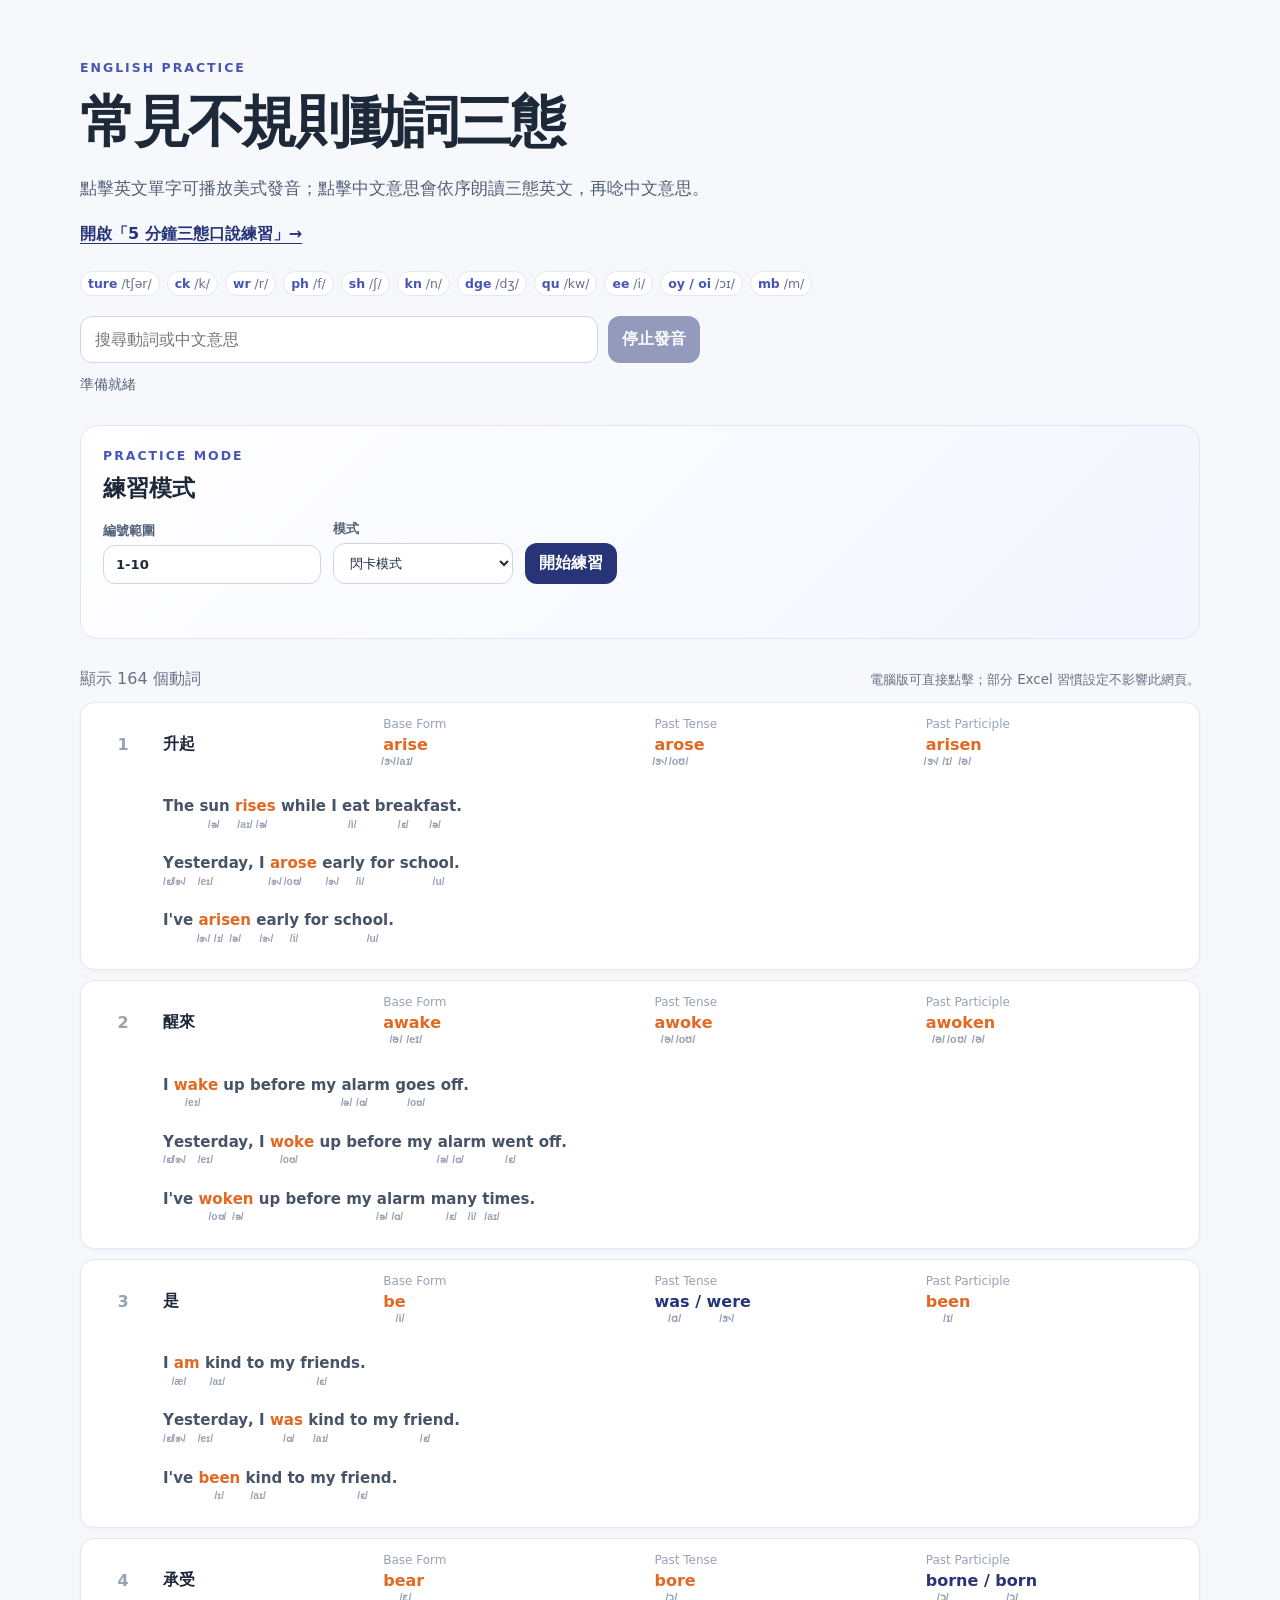
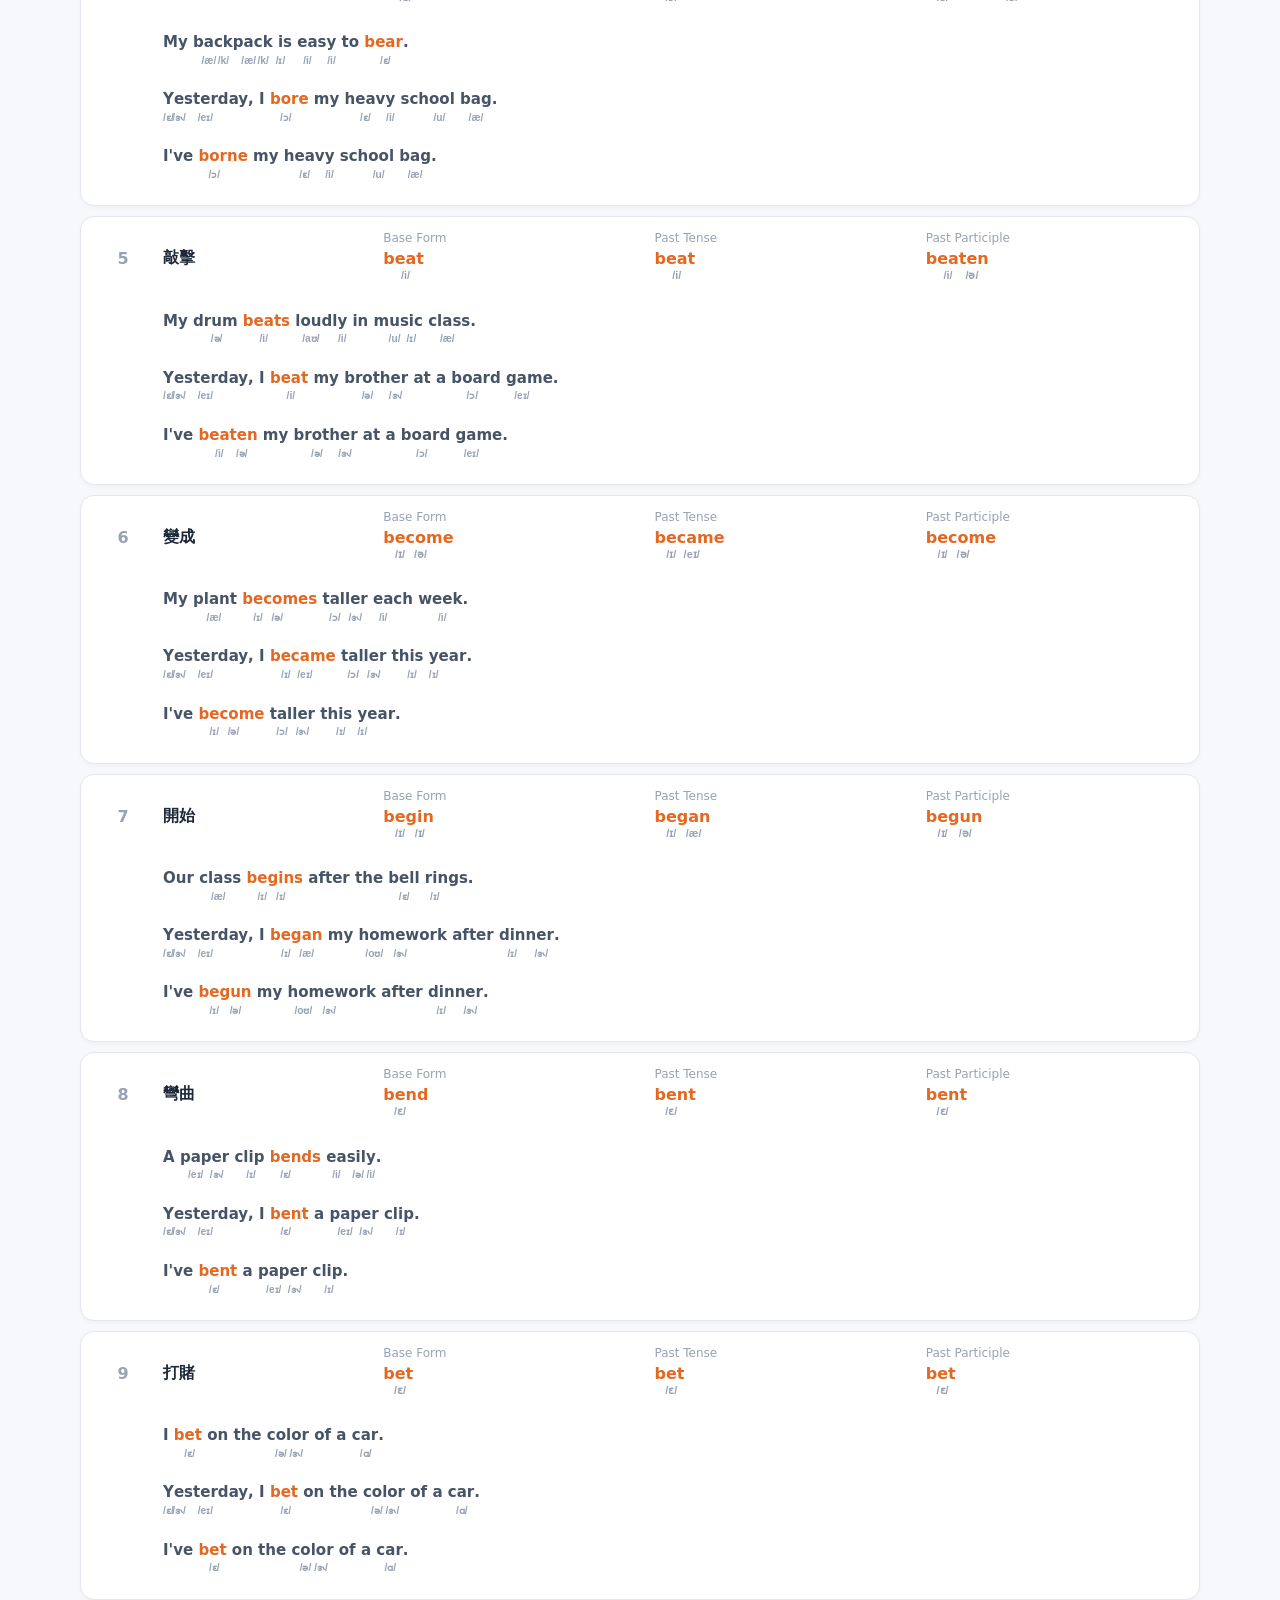
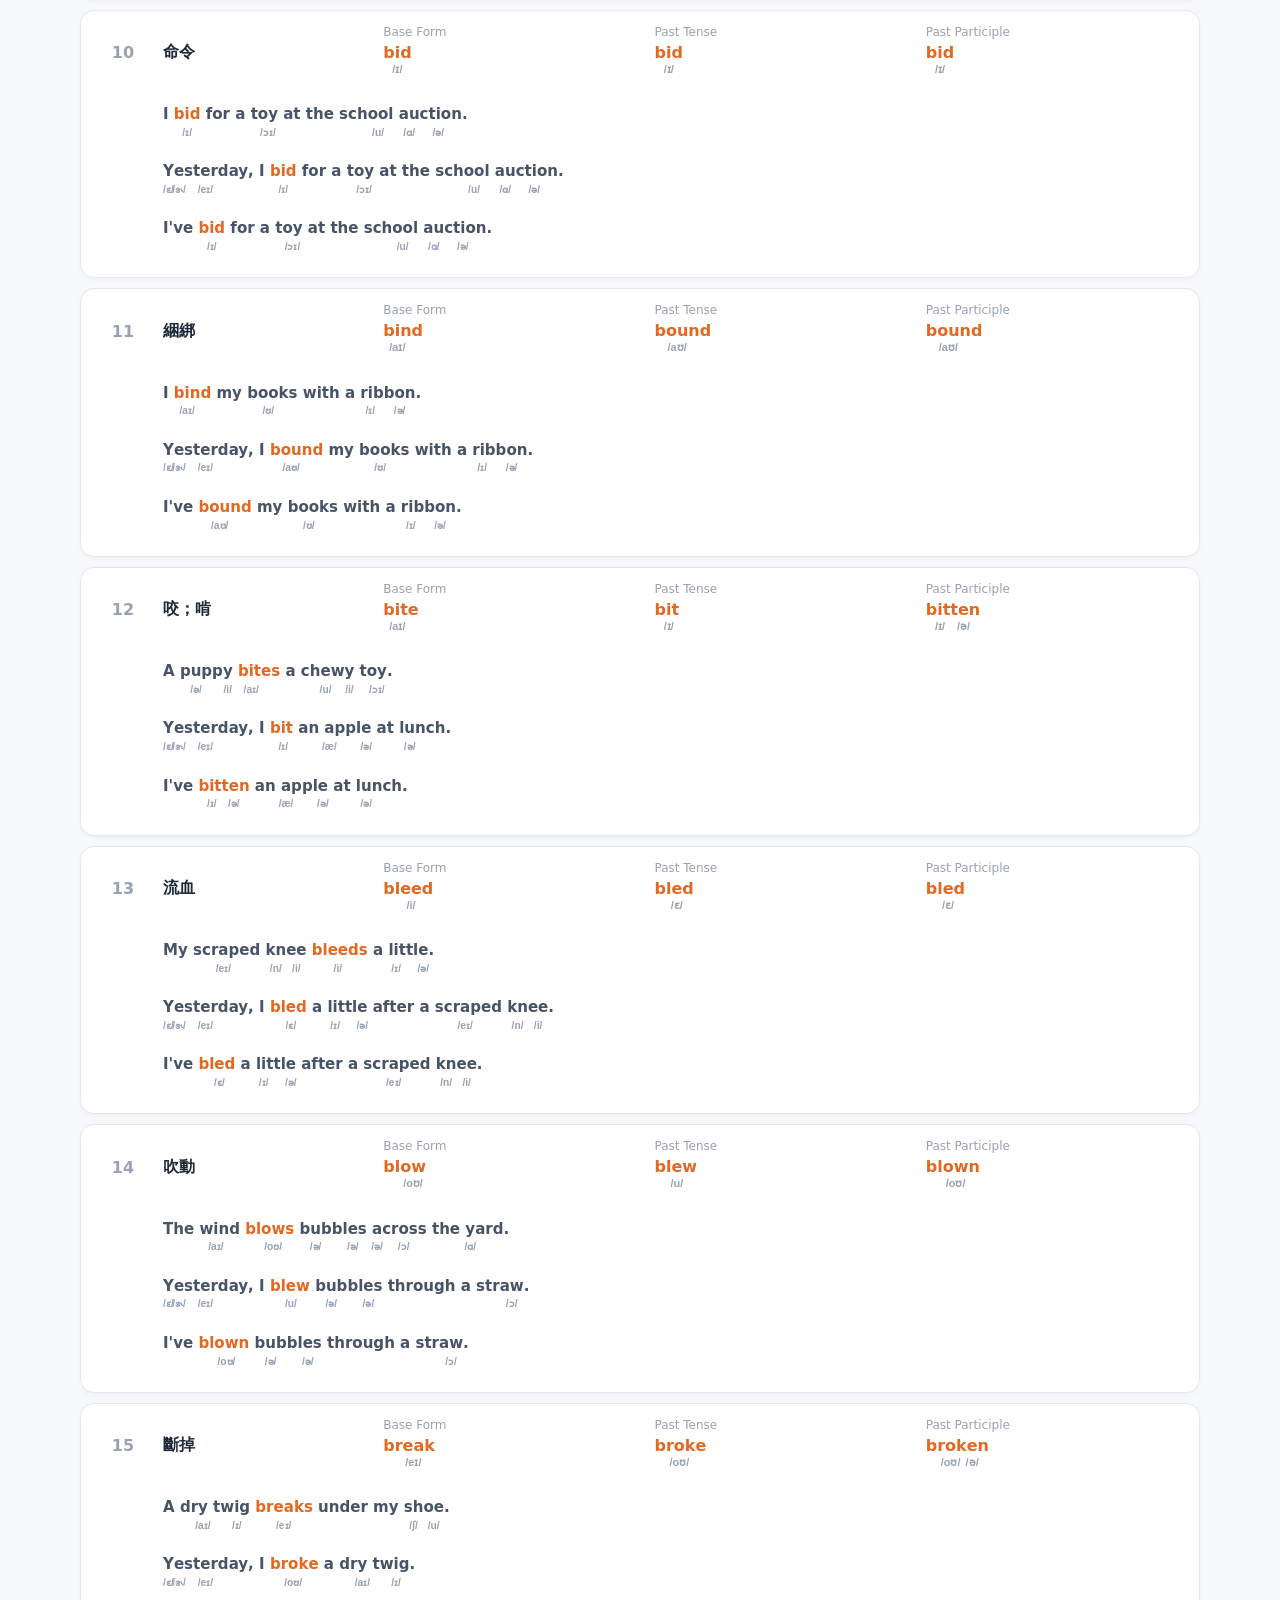
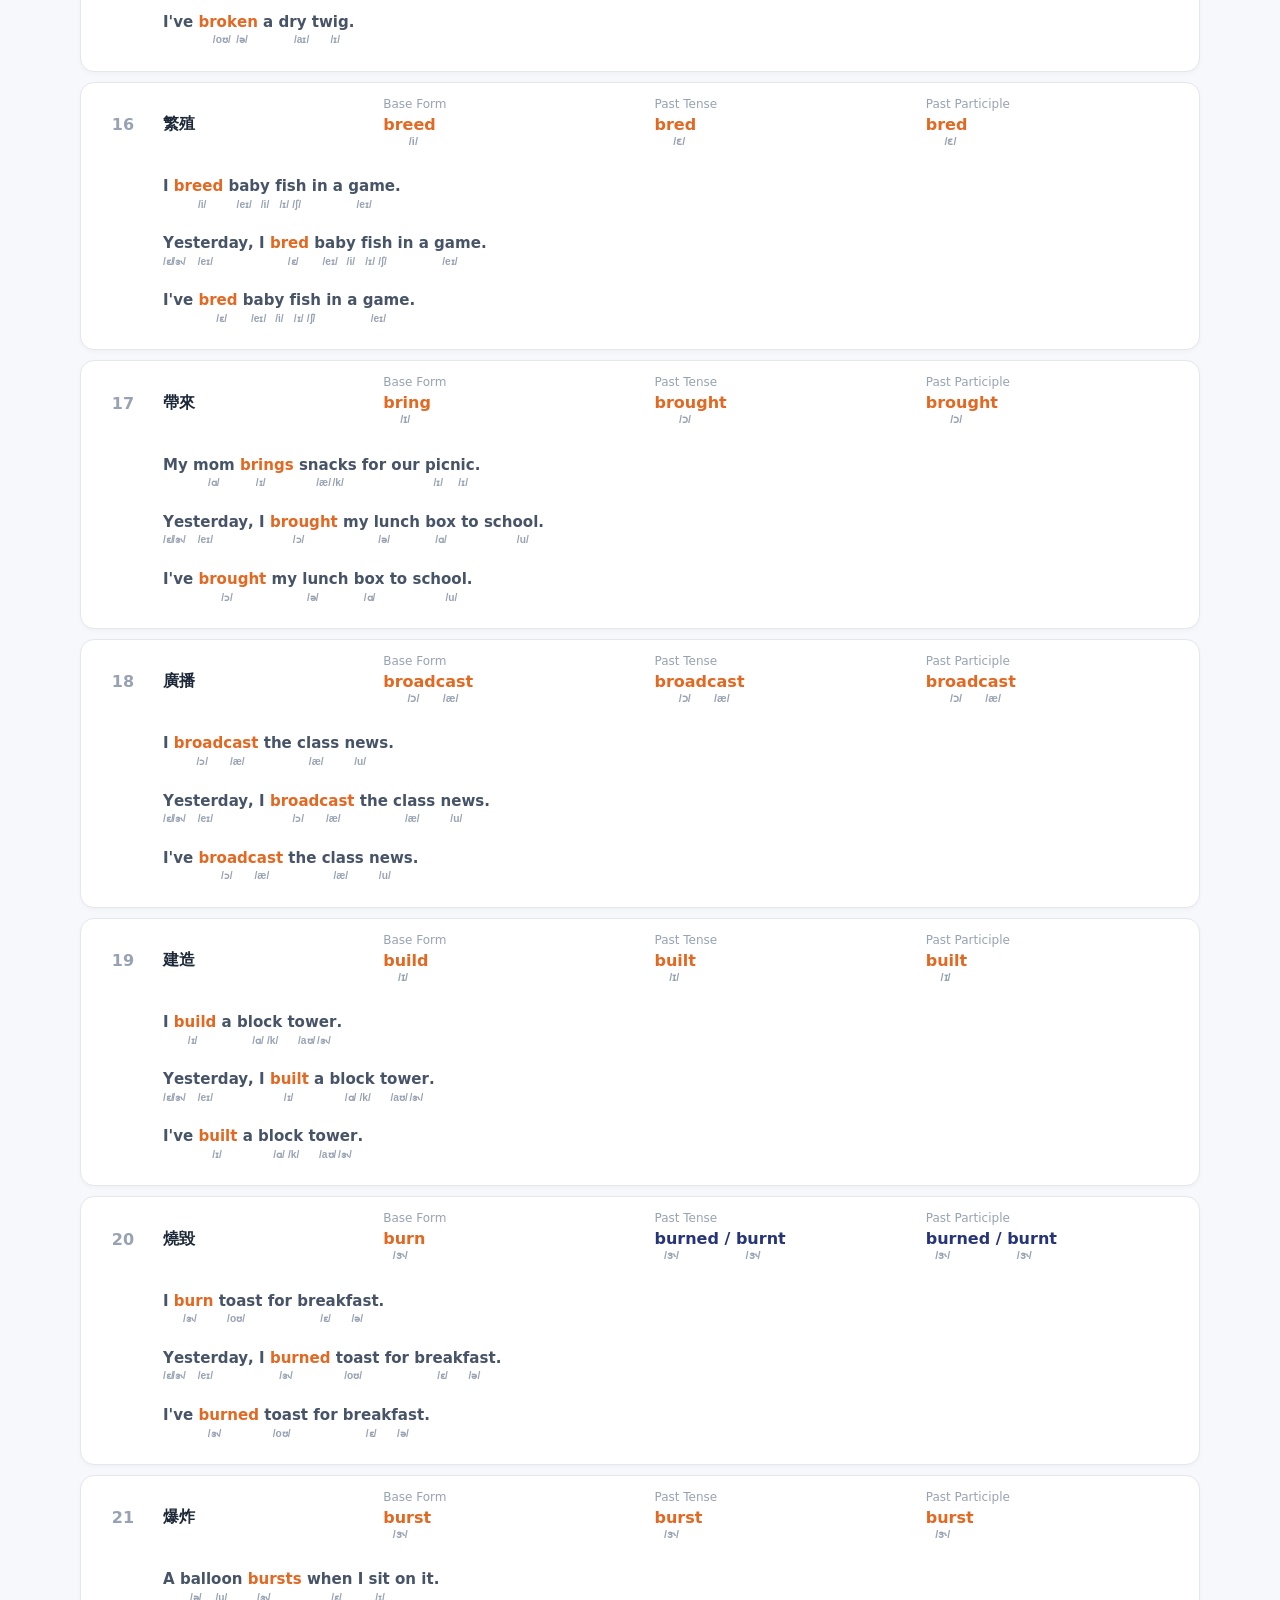
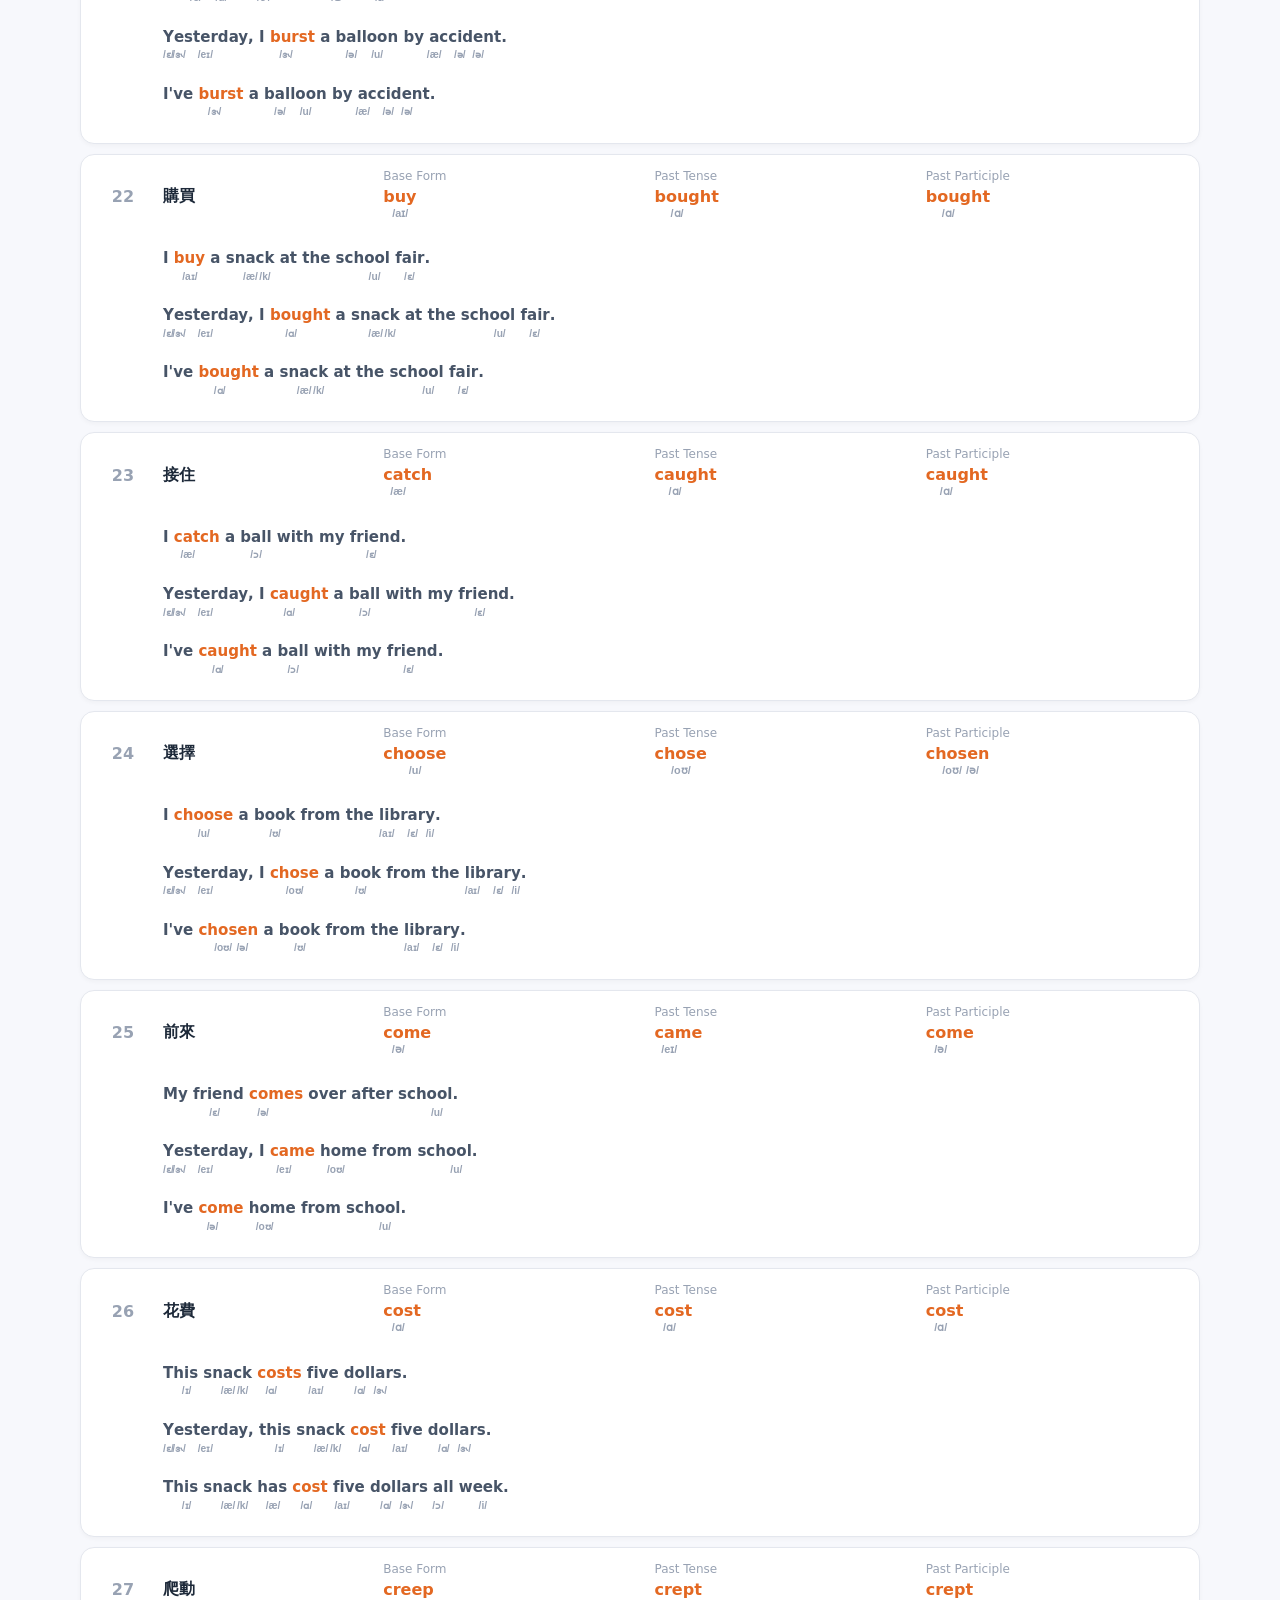
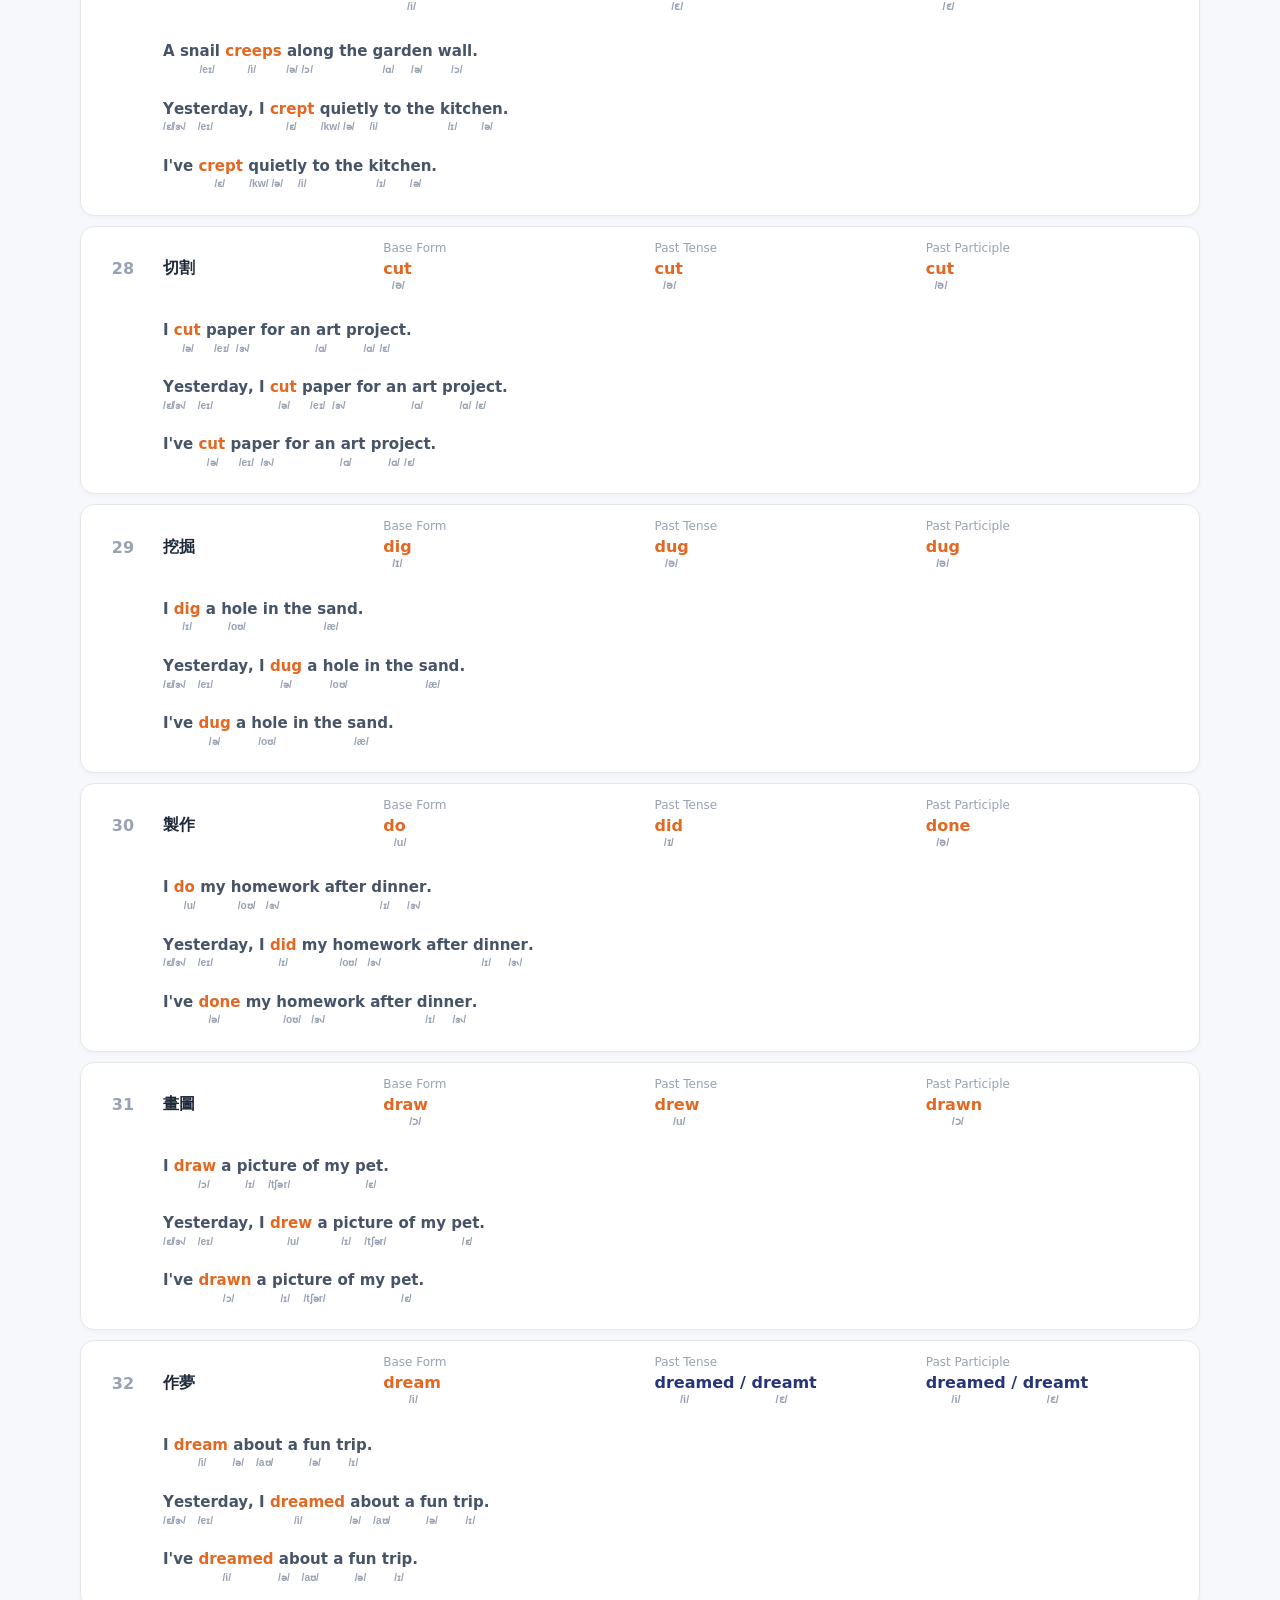
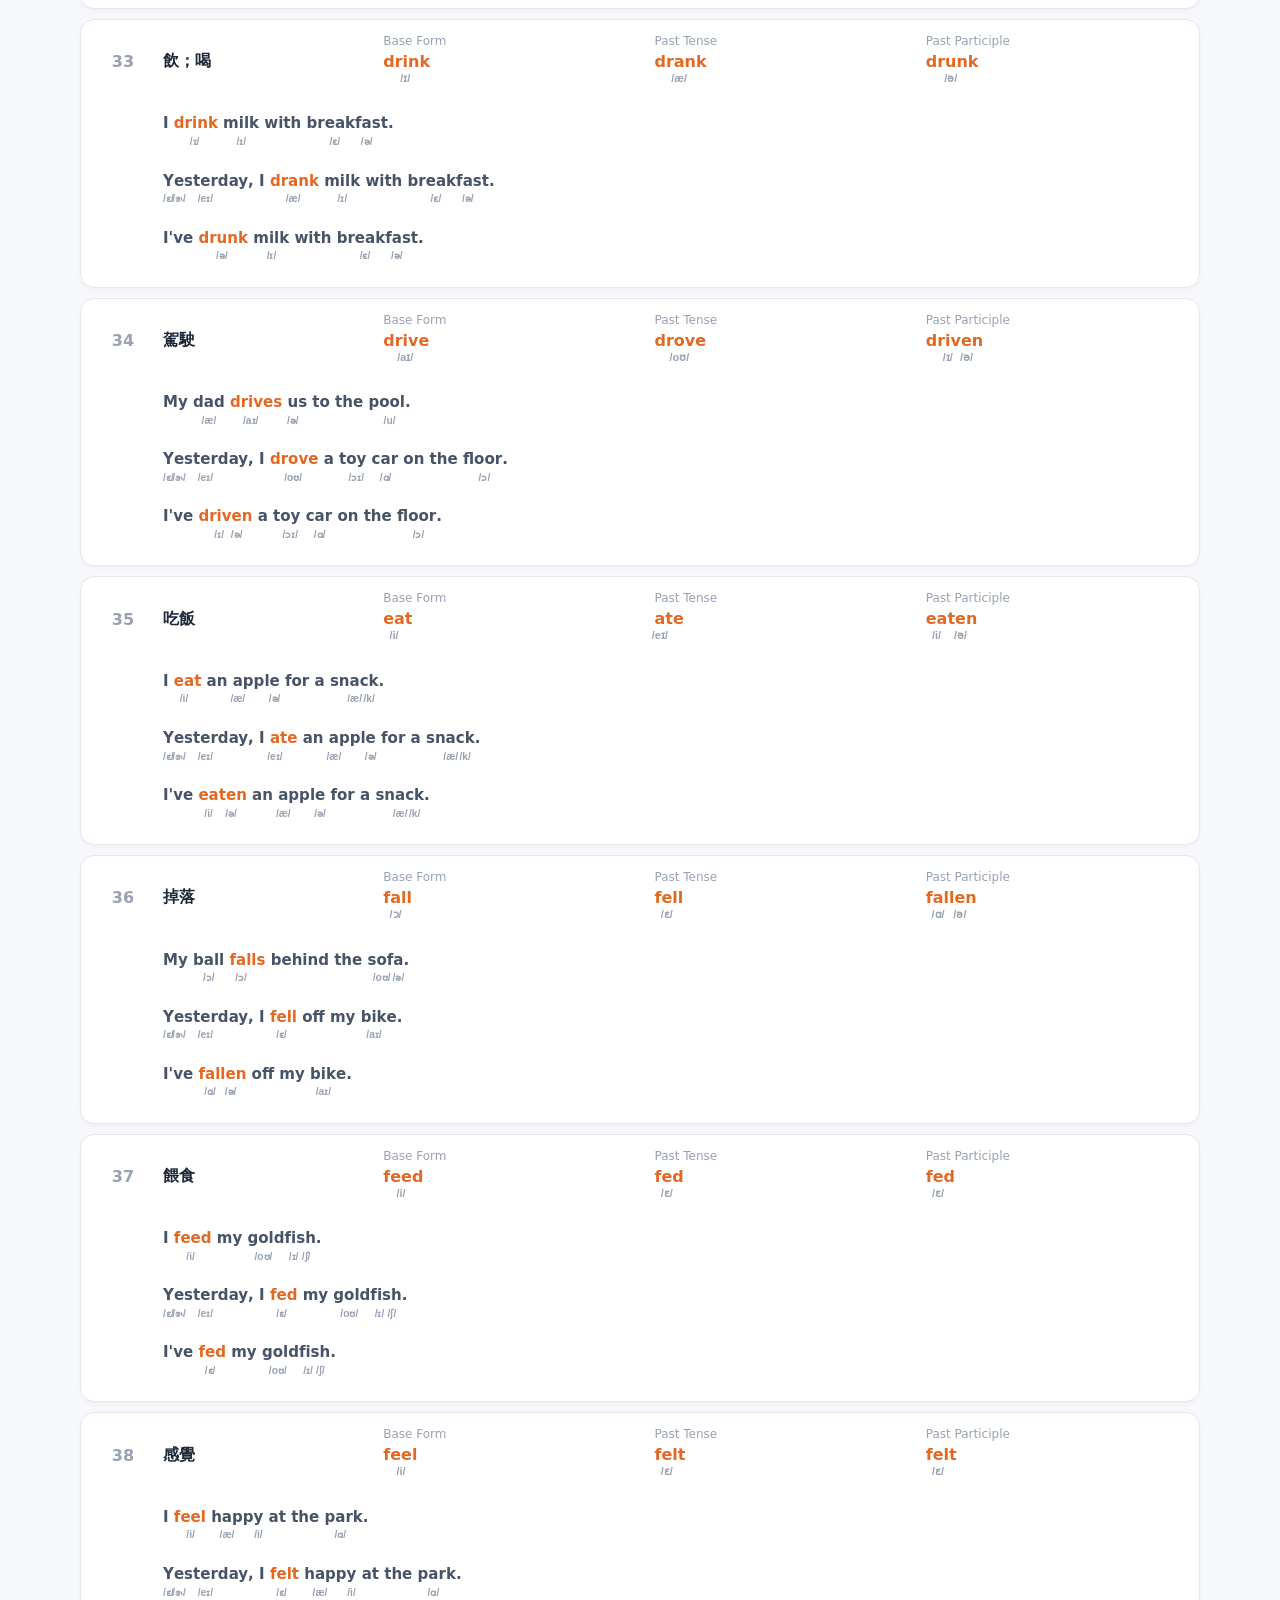
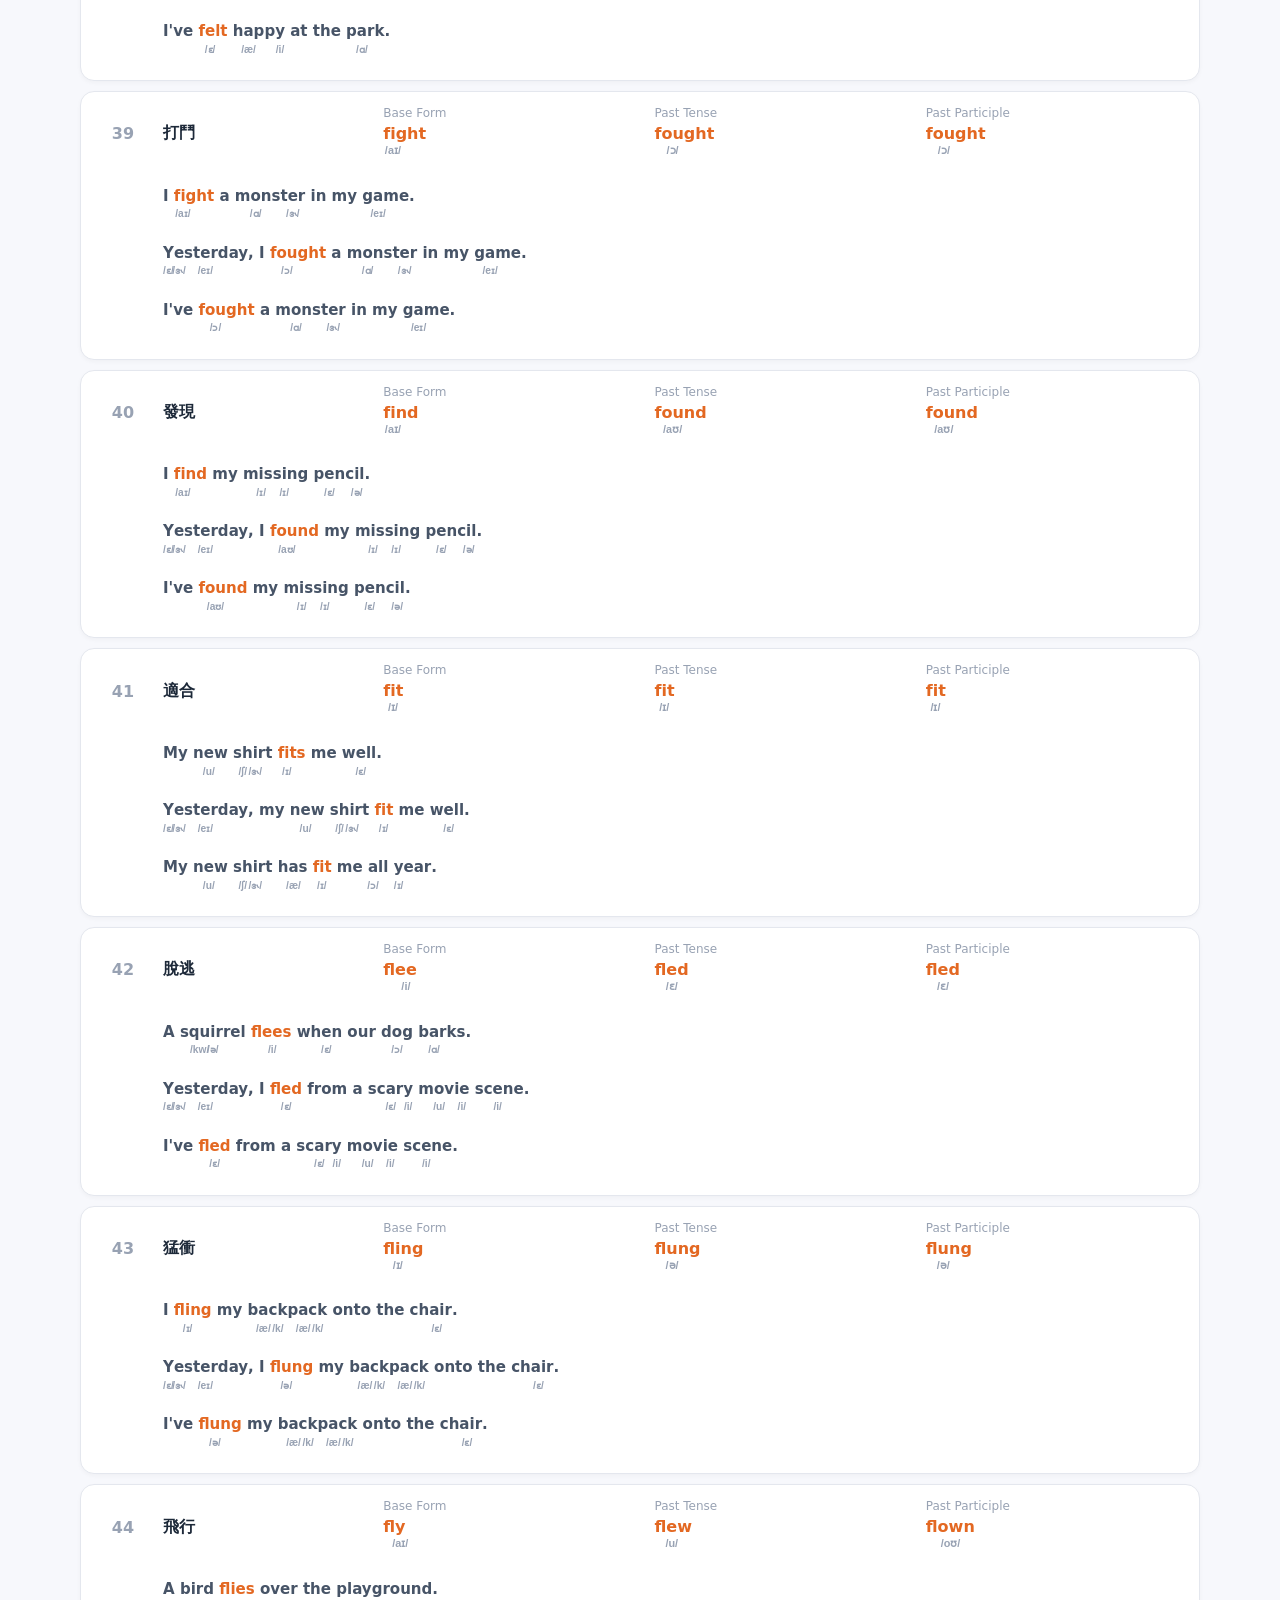
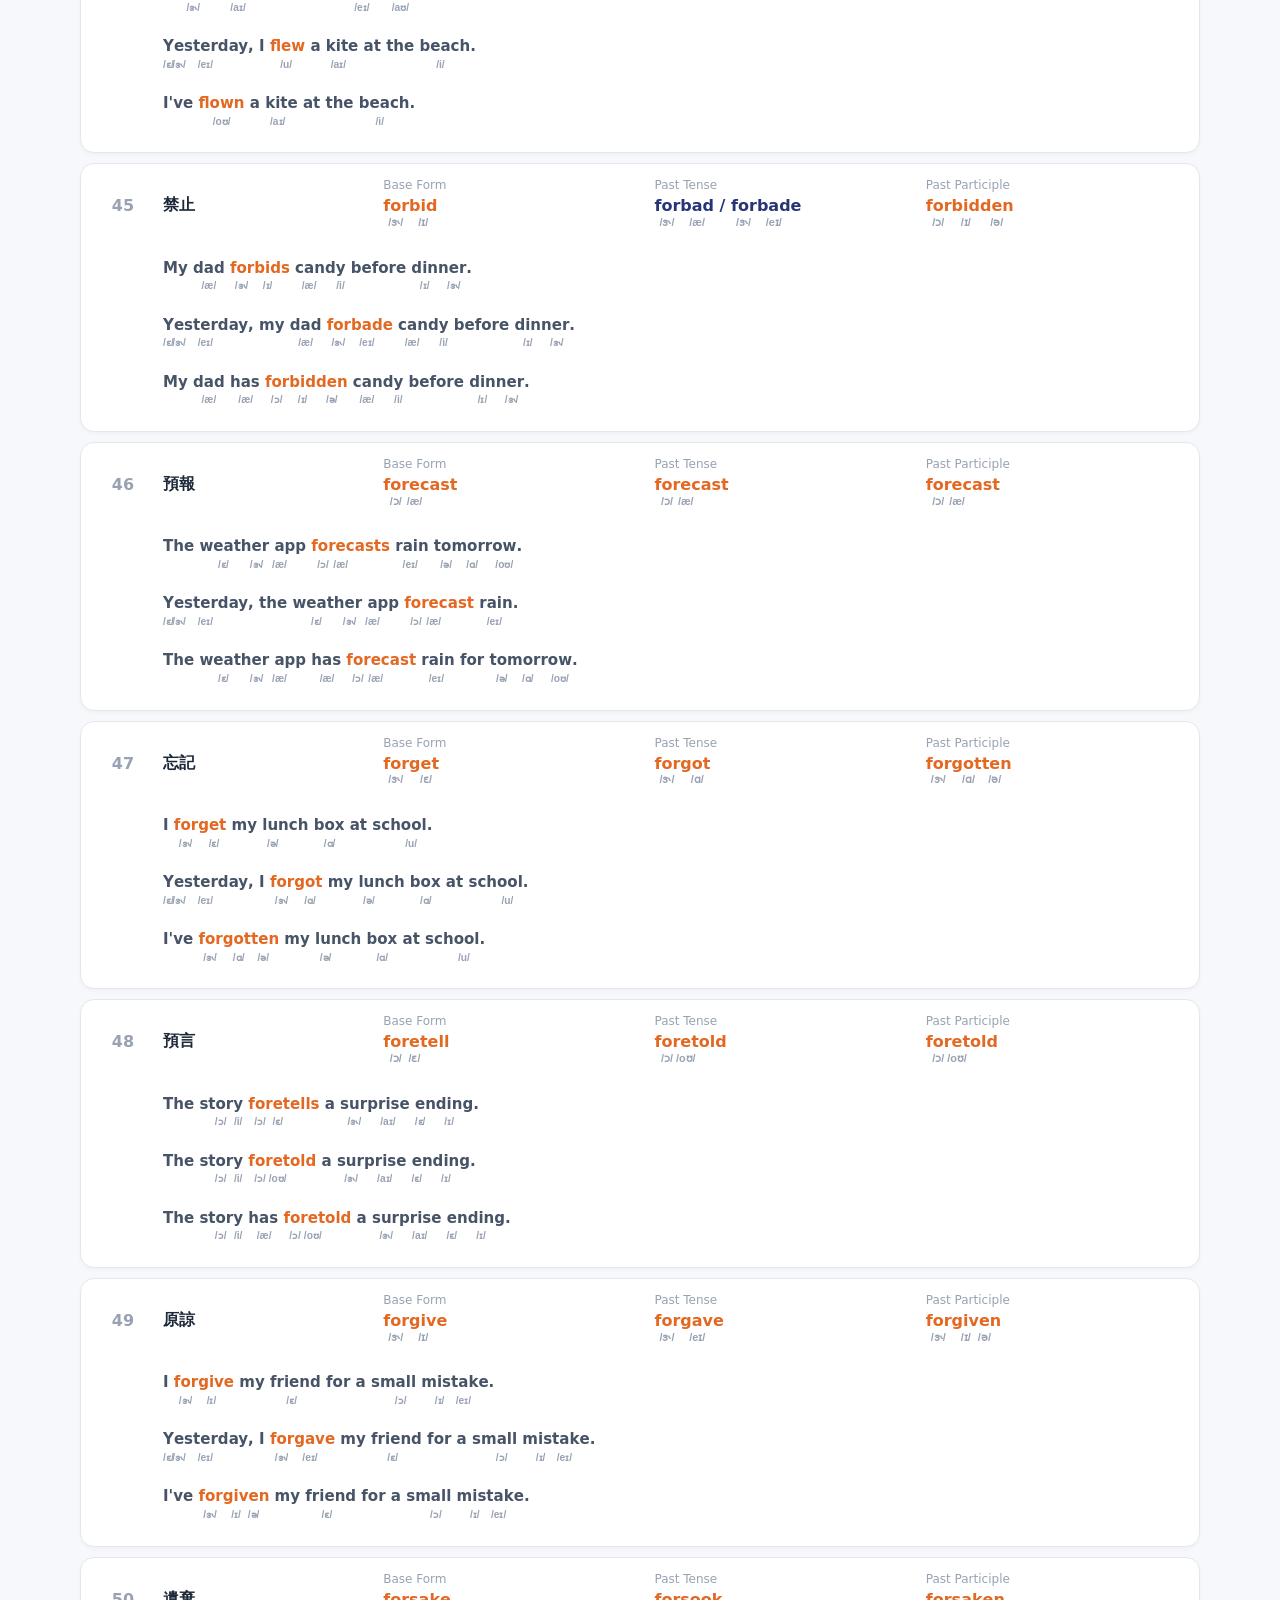
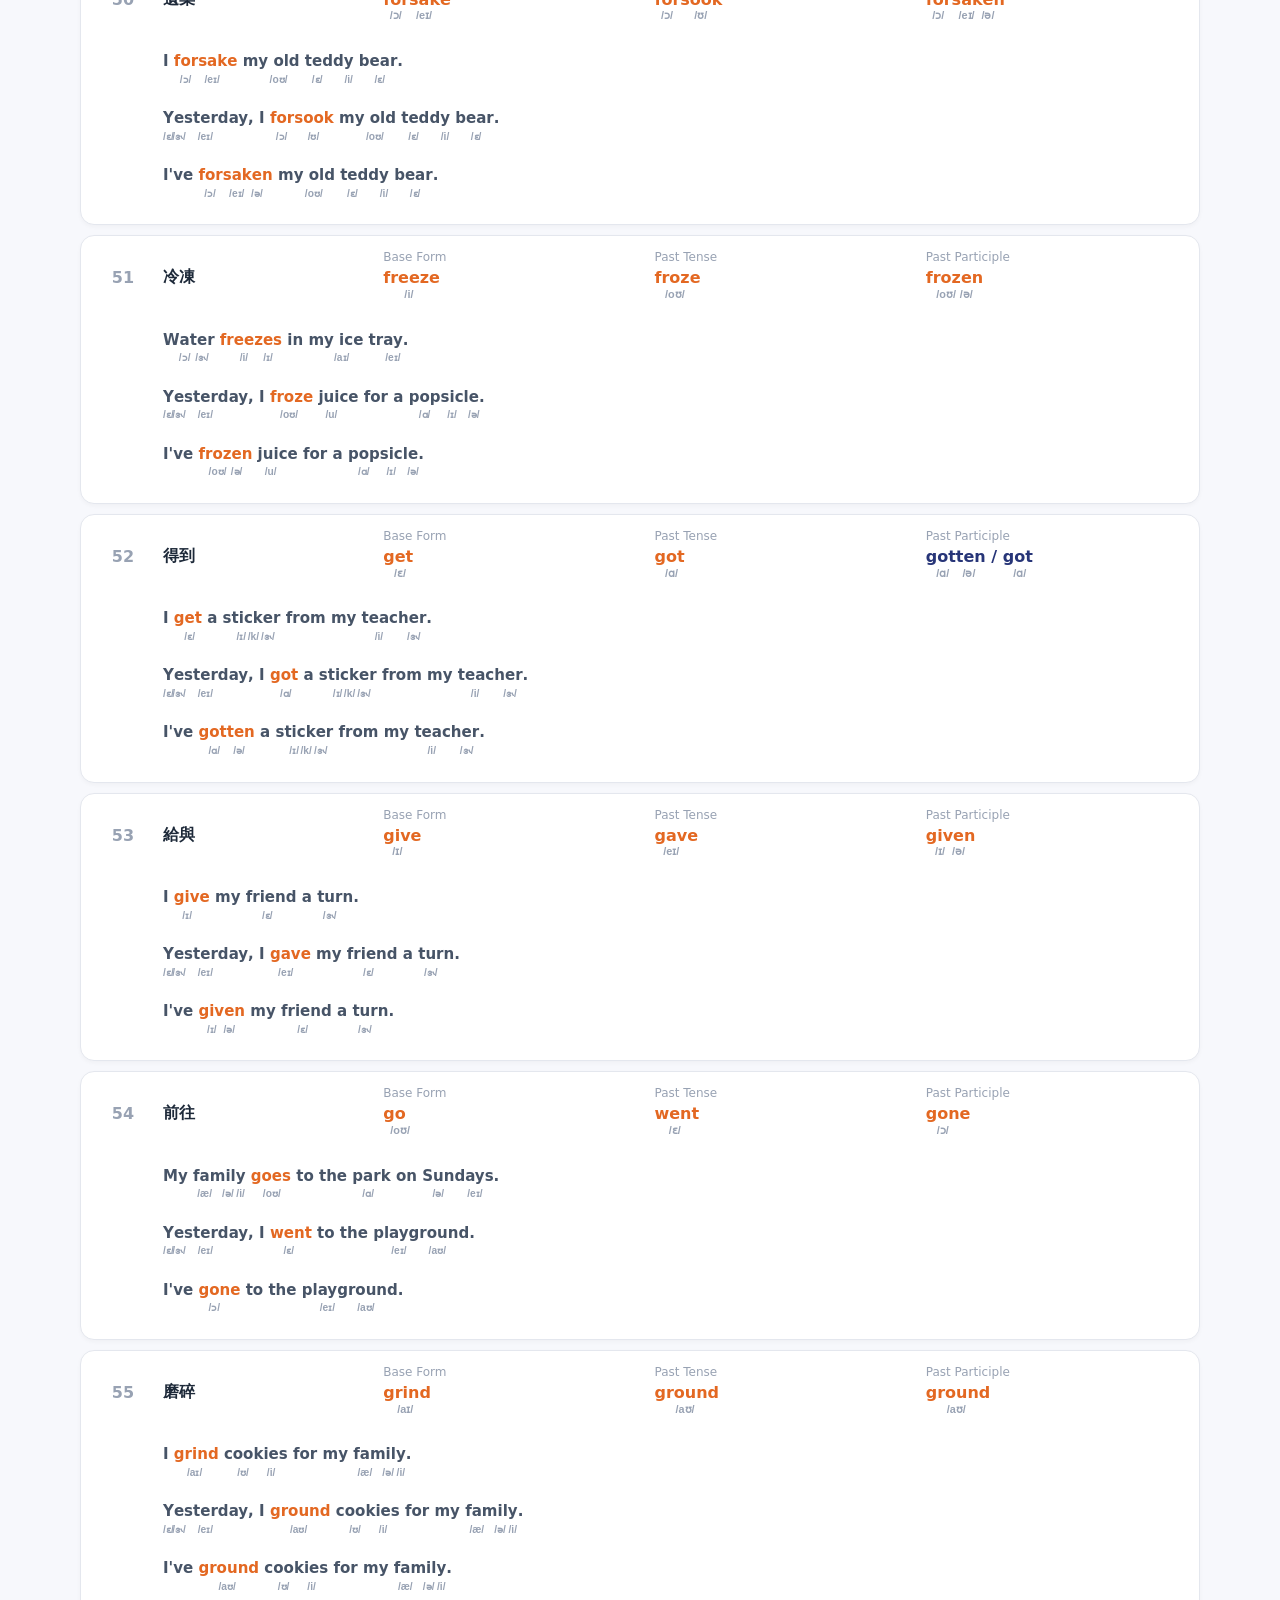
<file: index.html>
<!doctype html>
<html lang="zh-Hant">
<head>
  <meta charset="utf-8">
  <meta name="viewport" content="width=device-width, initial-scale=1">
  <meta name="description" content="常見不規則動詞三態表，點擊單字即可播放美式英文發音。">
  <title>不規則動詞三態｜美式發音</title>
  <link rel="stylesheet" href="styles.css?v=20260918-speaking-tool-link-v1">
</head>
<body>
  <main class="page-shell">
    <header class="hero">
      <p class="eyebrow">ENGLISH PRACTICE</p>
      <h1>常見不規則動詞三態</h1>
      <p class="intro">點擊英文單字可播放美式發音；點擊中文意思會依序朗讀三態英文，再唸中文意思。</p>
      <p><a class="speaking-tool-link" href="speaking-practice.html">開啟「5 分鐘三態口說練習」→</a></p>
      <div class="phonics-guide" aria-label="常見英文拼讀組合">
        <button type="button" class="phonics-guide-sound" data-sound="picture"><b>ture</b> /tʃər/</button>
        <button type="button" class="phonics-guide-sound" data-sound="back"><b>ck</b> /k/</button>
        <button type="button" class="phonics-guide-sound" data-sound="write"><b>wr</b> /r/</button>
        <button type="button" class="phonics-guide-sound" data-sound="phone"><b>ph</b> /f/</button>
        <button type="button" class="phonics-guide-sound" data-sound="fish"><b>sh</b> /ʃ/</button>
        <button type="button" class="phonics-guide-sound" data-sound="know"><b>kn</b> /n/</button>
        <button type="button" class="phonics-guide-sound" data-sound="bridge"><b>dge</b> /dʒ/</button>
        <button type="button" class="phonics-guide-sound" data-sound="quick"><b>qu</b> /kw/</button>
        <button type="button" class="phonics-guide-sound" data-sound="see"><b>ee</b> /i/</button>
        <button type="button" class="phonics-guide-sound" data-sound="boy"><b>oy / oi</b> /ɔɪ/</button>
        <button type="button" class="phonics-guide-sound" data-sound="climb"><b>mb</b> /m/</button>
      </div>
      <div class="toolbar">
        <label class="search-field" for="search">
          <span class="sr-only">搜尋動詞或中文意思</span>
          <input id="search" type="search" placeholder="搜尋動詞或中文意思" autocomplete="off">
        </label>
        <button id="stop-speaking" type="button" disabled>停止發音</button>
      </div>
      <p id="voice-status" class="voice-status" aria-live="polite">準備就緒</p>
    </header>

    <section class="practice-panel" aria-labelledby="practice-title">
      <div>
        <p class="eyebrow">PRACTICE MODE</p>
        <h2 id="practice-title">練習模式</h2>
      </div>
      <form id="practice-form" class="practice-controls">
        <label for="practice-range">編號範圍
          <input id="practice-range" type="text" value="1-10" placeholder="例如：61-90">
        </label>
        <label for="practice-mode">模式
          <select id="practice-mode">
            <option value="flashcards">閃卡模式</option>
            <option value="quiz">考試模式</option>
          </select>
        </label>
        <button type="submit">開始練習</button>
      </form>
      <p id="practice-status" class="practice-status" aria-live="polite"></p>
      <div id="practice-area" class="practice-area" hidden></div>
    </section>

    <section class="verb-section" aria-label="不規則動詞清單">
      <div class="list-heading">
        <p id="result-count"></p>
        <p class="hint">電腦版可直接點擊；部分 Excel 習慣設定不影響此網頁。</p>
      </div>
      <div id="verb-list" class="verb-list"></div>
    </section>
  </main>
  <script src="data.js?v=20260812"></script>
  <script src="examples.js?v=20260816-homograph-ipa-v1"></script>
  <script src="phonetics.js?v=20260812-vowel-ipa-v1"></script>
  <script src="app.js?v=20261028-read-past-pronunciation-v1"></script>
</body>
</html>
</file>
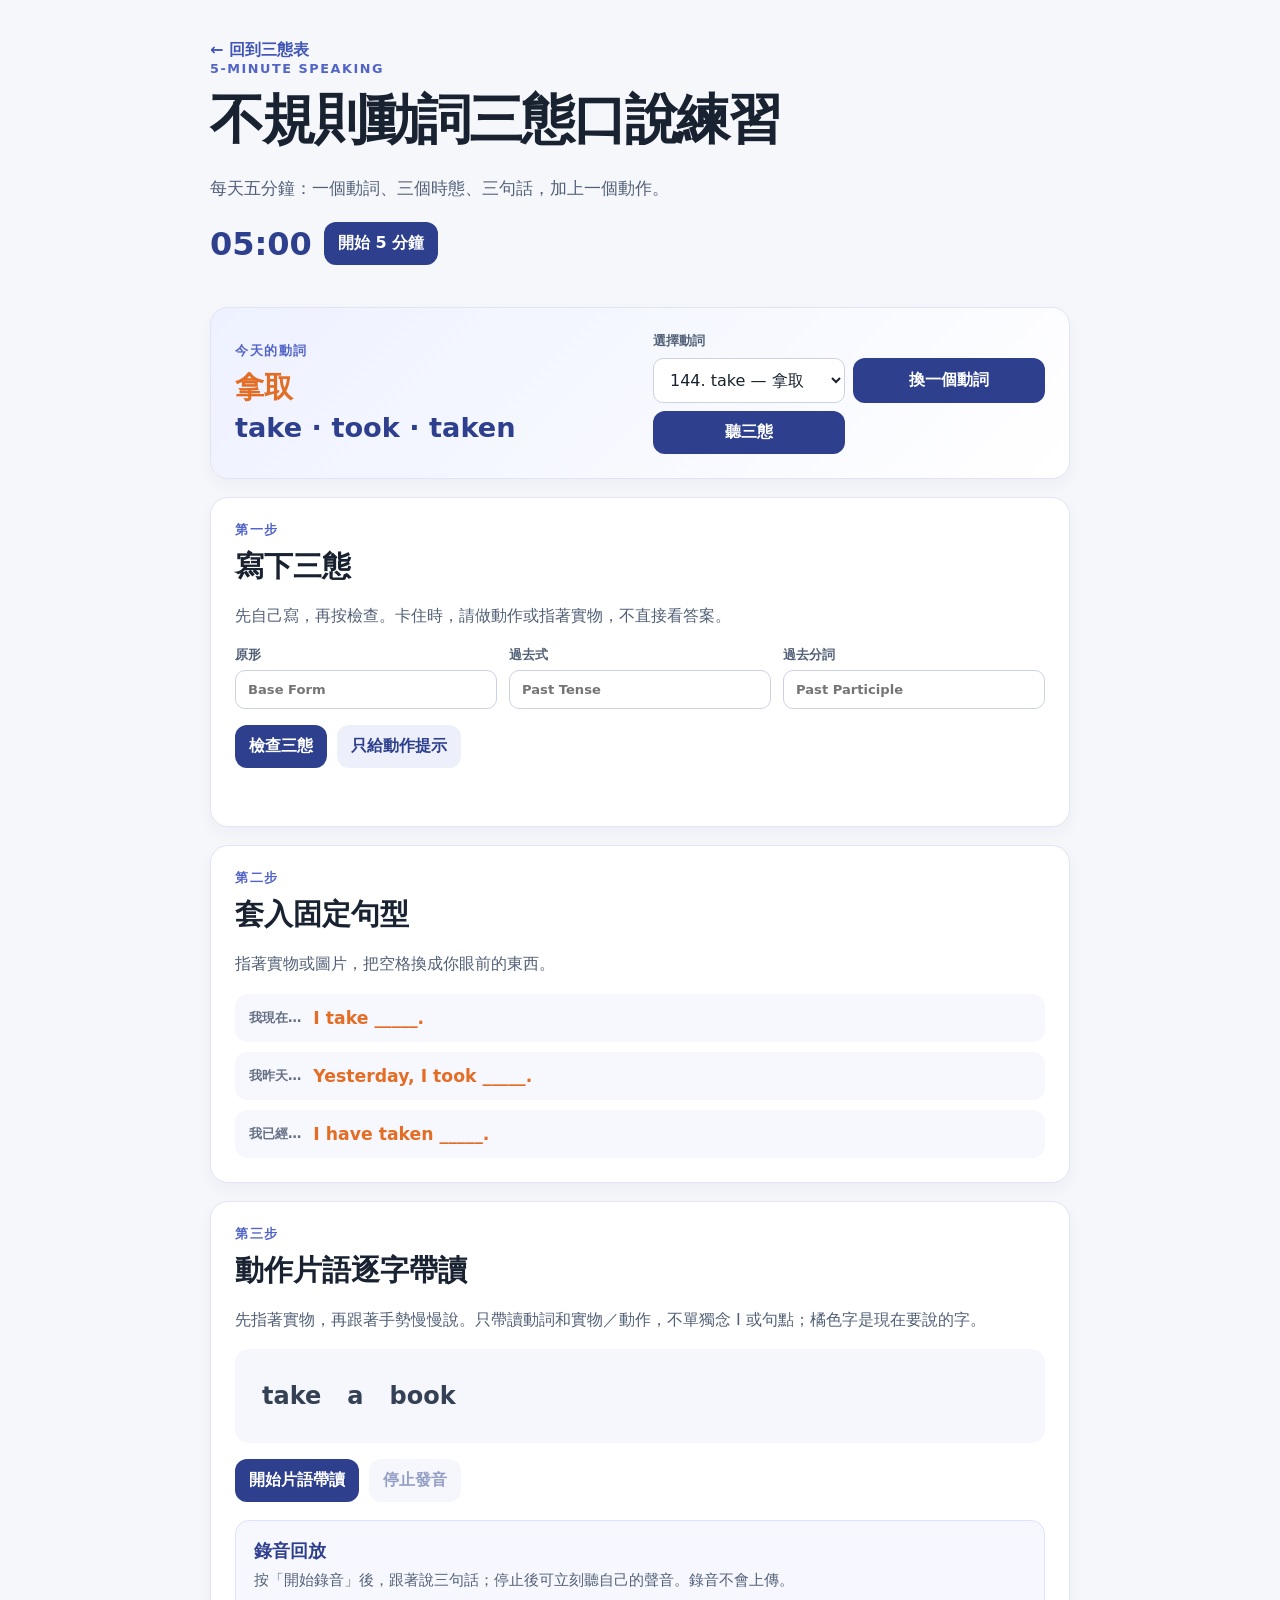
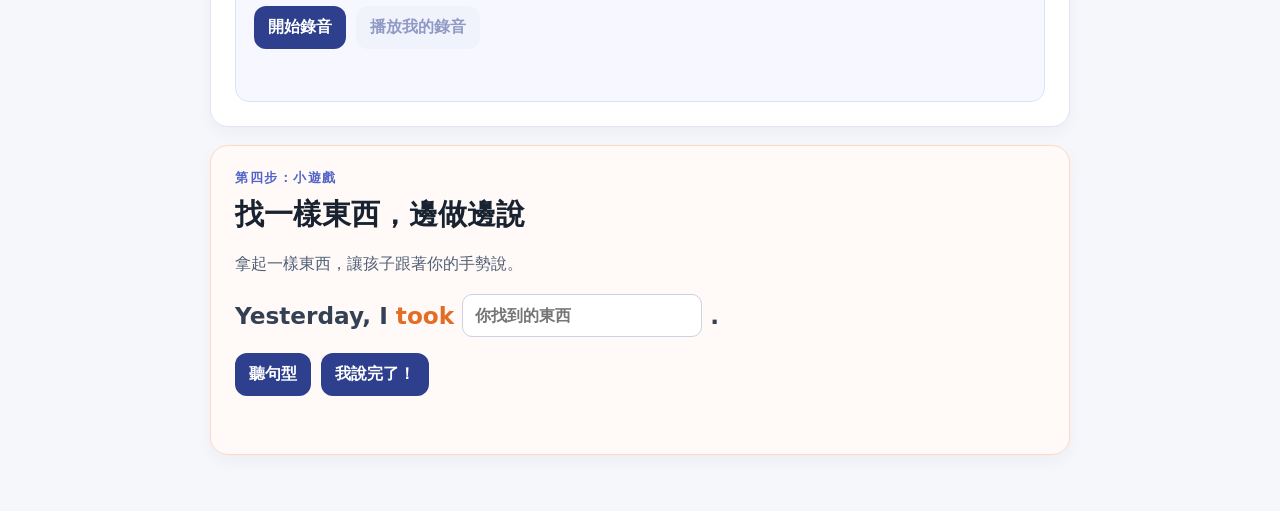
<file: speaking-practice.html>
<!doctype html>
<html lang="zh-Hant">
<head>
  <meta charset="utf-8">
  <meta name="viewport" content="width=device-width, initial-scale=1">
  <meta name="description" content="每天五分鐘，不規則動詞三態口說與動作練習。">
  <title>不規則動詞三態口說練習</title>
  <link rel="stylesheet" href="speaking-practice.css?v=20260918-recording-v1">
</head>
<body>
  <main class="speaking-shell">
    <header class="speaking-hero">
      <a class="back-link" href="index.html">← 回到三態表</a>
      <p class="eyebrow">5-MINUTE SPEAKING</p>
      <h1>不規則動詞三態口說練習</h1>
      <p>每天五分鐘：一個動詞、三個時態、三句話，加上一個動作。</p>
      <div class="timer" aria-live="polite">
        <strong id="timer-display">05:00</strong>
        <button id="timer-button" type="button">開始 5 分鐘</button>
      </div>
    </header>

    <section class="verb-picker" aria-labelledby="verb-picker-title">
      <div>
        <p class="step-label">今天的動詞</p>
        <h2 id="verb-picker-title"><span id="current-meaning">拿</span> <span id="current-forms">take · took · taken</span></h2>
      </div>
      <div class="picker-actions">
        <label for="verb-select">選擇動詞</label>
        <select id="verb-select"></select>
        <button id="random-verb" type="button">換一個動詞</button>
        <button id="speak-forms" type="button">聽三態</button>
      </div>
    </section>

    <section class="practice-step" aria-labelledby="step-one-title">
      <p class="step-label">第一步</p>
      <h2 id="step-one-title">寫下三態</h2>
      <p>先自己寫，再按檢查。卡住時，請做動作或指著實物，不直接看答案。</p>
      <div class="write-forms">
        <label>原形<input id="write-base" type="text" autocomplete="off" spellcheck="false" placeholder="Base Form"></label>
        <label>過去式<input id="write-past" type="text" autocomplete="off" spellcheck="false" placeholder="Past Tense"></label>
        <label>過去分詞<input id="write-participle" type="text" autocomplete="off" spellcheck="false" placeholder="Past Participle"></label>
      </div>
      <div class="step-actions">
        <button id="check-forms" type="button">檢查三態</button>
        <button id="gesture-hint" class="secondary" type="button">只給動作提示</button>
      </div>
      <p id="form-feedback" class="feedback" aria-live="polite"></p>
    </section>

    <section class="practice-step sentence-step" aria-labelledby="step-two-title">
      <p class="step-label">第二步</p>
      <h2 id="step-two-title">套入固定句型</h2>
      <p>指著實物或圖片，把空格換成你眼前的東西。</p>
      <div id="sentence-frames" class="sentence-frames"></div>
    </section>

    <section class="practice-step" aria-labelledby="step-three-title">
      <p class="step-label">第三步</p>
      <h2 id="step-three-title">動作片語逐字帶讀</h2>
      <p>先指著實物，再跟著手勢慢慢說。只帶讀動詞和實物／動作，不單獨念 I 或句點；橘色字是現在要說的字。</p>
      <div id="word-by-word" class="word-by-word" aria-live="polite"></div>
      <div class="step-actions">
        <button id="word-read" type="button">開始片語帶讀</button>
        <button id="stop-speaking" class="secondary" type="button" disabled>停止發音</button>
      </div>
      <div class="recording-panel">
        <h3>錄音回放</h3>
        <p>按「開始錄音」後，跟著說三句話；停止後可立刻聽自己的聲音。錄音不會上傳。</p>
        <div class="step-actions">
          <button id="record-button" type="button">開始錄音</button>
          <button id="play-recording" class="secondary" type="button" disabled>播放我的錄音</button>
        </div>
        <audio id="recording-playback" controls playsinline hidden></audio>
        <p id="recording-status" class="feedback" aria-live="polite"></p>
      </div>
    </section>

    <section class="practice-step game-step" aria-labelledby="step-four-title">
      <p class="step-label">第四步：小遊戲</p>
      <h2 id="step-four-title">找一樣東西，邊做邊說</h2>
      <p id="game-instruction">找一樣你可以拿起來的東西，做動作後說完整句子。</p>
      <div class="game-sentence">
        <span>Yesterday, I</span>
        <button id="game-verb" type="button"></button>
        <input id="game-object" type="text" autocomplete="off" placeholder="你找到的東西">
        <span>.</span>
      </div>
      <div class="step-actions">
        <button id="game-listen" type="button">聽句型</button>
        <button id="game-done" type="button">我說完了！</button>
      </div>
      <p id="game-feedback" class="feedback" aria-live="polite"></p>
    </section>
  </main>
  <script src="data.js?v=20260812"></script>
  <script src="speaking-practice.js?v=20260918-natural-frames-v1"></script>
</body>
</html>
</file>
<file: styles.css>
:root {
  color-scheme: light;
  font-family: "Noto Sans TC", "Microsoft JhengHei", system-ui, sans-serif;
  color: #1d2939;
  background: #f7f8fc;
  -webkit-text-size-adjust: 100%;
  text-size-adjust: 100%;
}

* { box-sizing: border-box; }

body { margin: 0; }

button, input { font: inherit; }

.page-shell { width: min(1120px, calc(100% - 32px)); margin: 0 auto 56px; }

.hero { padding: 60px 0 30px; }

.eyebrow { margin: 0 0 10px; color: #4756b5; font-size: .78rem; font-weight: 800; letter-spacing: .16em; }

h1 { margin: 0; font-size: clamp(2rem, 5vw, 3.5rem); letter-spacing: -.04em; }

.intro { margin: 16px 0 24px; color: #526077; font-size: 1.05rem; }

.speaking-tool-link { display: inline-block; margin: -8px 0 20px; color: #273578; font-weight: 800; text-underline-offset: 4px; }

.speaking-tool-link:hover, .speaking-tool-link:focus-visible { color: #5264c8; outline: none; }

.phonics-guide { display: flex; flex-wrap: wrap; gap: 7px; margin: -10px 0 20px; }

.phonics-guide span, .phonics-guide-sound { padding: 4px 7px; border: 1px solid #e4e7ee; border-radius: 999px; background: #fff; color: #667085; font-size: .78rem; }

.phonics-guide-sound { cursor: pointer; font-weight: 400; }

.phonics-guide-sound:hover, .phonics-guide-sound:focus-visible { border-color: #5969db; color: #273578; outline: none; }

.phonics-guide b { color: #4756b5; }

.toolbar { display: flex; gap: 10px; max-width: 620px; }

.search-field { flex: 1; }

input { width: 100%; border: 1px solid #cfd5e3; border-radius: 12px; padding: 13px 14px; background: #fff; outline: none; }

input:focus { border-color: #5969db; box-shadow: 0 0 0 3px #dfe4ff; }

button { border: 0; border-radius: 12px; padding: 10px 14px; background: #273578; color: white; cursor: pointer; font-weight: 700; }

button:disabled { cursor: not-allowed; opacity: .48; }

.voice-status { min-height: 1.4em; margin: 12px 0 0; color: #526077; font-size: .9rem; }

.practice-panel { margin: 0 0 30px; padding: 22px; border: 1px solid #dfe4ff; border-radius: 18px; background: linear-gradient(135deg, #fff 0%, #f3f5ff 100%); }

.practice-panel h2 { margin: 0; font-size: 1.45rem; }

.practice-controls { display: flex; flex-wrap: wrap; align-items: end; gap: 12px; margin-top: 16px; }

.practice-controls label { display: grid; gap: 5px; color: #526077; font-size: .82rem; font-weight: 700; }

.practice-controls input, .practice-controls select { min-width: 180px; border: 1px solid #cfd5e3; border-radius: 12px; padding: 11px 12px; background: #fff; color: #1d2939; }

.practice-status { min-height: 1.35em; margin: 12px 0 0; color: #526077; font-size: .9rem; }

.practice-area { margin-top: 16px; }

.study-card { display: grid; gap: 16px; min-height: 220px; padding: 28px; border-radius: 16px; background: #273578; color: #fff; text-align: center; }

.study-card .card-number { color: #c9d0ff; font-size: .85rem; font-weight: 700; }

.study-card .card-prompt { padding: 0; border: 0; border-radius: 0; background: transparent; color: #fff; font-size: clamp(1.6rem, 5vw, 2.4rem); font-weight: 800; }

.study-card .card-prompt:hover, .study-card .card-prompt:focus-visible, .study-card .card-prompt.is-speaking { color: #c9d0ff; text-decoration: underline; text-underline-offset: 5px; outline: none; }

.study-card .card-answer { display: grid; grid-template-columns: repeat(3, 1fr); gap: 10px; text-align: left; }

.study-card .card-answer span { display: grid; gap: 4px; padding: 12px; border-radius: 10px; background: #ffffff18; }

.study-card .card-answer small { color: #c9d0ff; font-weight: 700; }

.study-card .card-answer .flashcard-word { padding: 0; border: 0; border-radius: 0; background: transparent; color: #fff; text-align: left; font-weight: 800; }

.study-card .card-answer .flashcard-word:hover, .study-card .card-answer .flashcard-word:focus-visible { color: #c9d0ff; text-decoration: underline; text-underline-offset: 3px; outline: none; }

.practice-actions { display: flex; flex-wrap: wrap; justify-content: center; gap: 10px; }

.practice-actions button, .quiz-options button { background: #fff; color: #273578; }

.quiz-card { padding: 24px; border: 1px solid #dfe4ff; border-radius: 16px; background: #fff; }

.quiz-progress { margin: 0 0 10px; color: #667085; font-size: .9rem; font-weight: 700; }

.quiz-question { margin: 0 0 18px; color: #1d2939; font-size: 1.2rem; font-weight: 800; }

.quiz-options { display: grid; grid-template-columns: repeat(2, minmax(0, 1fr)); gap: 10px; }

.quiz-options button { border: 1px solid #cfd5e3; text-align: left; }

.quiz-options button:hover, .quiz-options button:focus-visible { border-color: #5969db; outline: none; }

.quiz-options button.is-correct { border-color: #299764; background: #e8f8ef; color: #157341; }

.quiz-options button.is-wrong { border-color: #d92d20; background: #fff0ef; color: #b42318; }

.quiz-result { padding: 24px; border-radius: 16px; background: #eafaf0; color: #157341; text-align: center; }

.list-heading { display: flex; justify-content: space-between; align-items: baseline; gap: 16px; margin: 0 0 12px; color: #667085; }

.list-heading p { margin: 0; }

.hint { font-size: .84rem; }

.verb-list { display: grid; gap: 10px; }

.verb-card { display: grid; grid-template-columns: 48px minmax(100px, .8fr) repeat(3, minmax(130px, 1fr)); gap: 16px; align-items: center; padding: 14px 18px; border: 1px solid #e4e7ee; border-radius: 14px; background: #fff; box-shadow: 0 2px 4px #10182808; }

.number { color: #98a2b3; font-weight: 700; text-align: center; }

.meaning { padding: 0; border: 0; border-radius: 6px; background: transparent; color: #1d2939; text-align: left; font-weight: 700; }

.meaning:hover, .meaning:focus-visible { color: #4354c7; text-decoration: underline; text-underline-offset: 3px; outline: none; }

.meaning.is-speaking { color: #a24017; text-decoration: underline; }

.form-label { display: block; margin-bottom: 4px; color: #98a2b3; font-size: .75rem; }

.word { width: 100%; padding: 0; border: 0; border-radius: 6px; background: transparent; color: #273578; text-align: left; font-size: 1rem; font-weight: 800; }

.word:hover, .word:focus-visible { color: #4354c7; text-decoration: underline; text-underline-offset: 3px; outline: none; }

.word.is-speaking { color: #a24017; text-decoration: underline; }

.examples { grid-column: 2 / -1; display: grid; gap: 6px; padding-top: 2px; }

.sentence { padding: 6px 0; border: 0; border-radius: 6px; background: transparent; color: #475467; text-align: left; font-size: .94rem; line-height: 1.45; }

.sentence:hover, .sentence:focus-visible { color: #273578; text-decoration: underline; text-underline-offset: 3px; outline: none; }

.sentence.is-speaking { color: #a24017; text-decoration: underline; }

.sentence strong { color: #e36822; font-weight: 800; }

.annotated-word { display: inline-block; padding-bottom: 1.15em; white-space: nowrap; }

.target-word { color: #e36822; font-weight: 800; }

.annotated-vowel { position: relative; display: inline-block; }

.phonics-combination { position: relative; display: inline-block; color: inherit; }

.vowel-symbol { position: absolute; bottom: -1.18em; left: 50%; color: #98a2b3; font-family: "Segoe UI", "Arial Unicode MS", sans-serif; font-size: .68em; font-weight: 600; line-height: 1; transform: translateX(-50%); white-space: nowrap; }

.combo-symbol { position: absolute; bottom: -1.18em; left: 50%; color: #98a2b3; font-family: "Segoe UI", "Arial Unicode MS", sans-serif; font-size: .68em; font-weight: 600; line-height: 1; transform: translateX(-50%); white-space: nowrap; }

.empty { padding: 36px 16px; border: 1px dashed #cfd5e3; border-radius: 14px; color: #667085; text-align: center; }

.sr-only { position: absolute; width: 1px; height: 1px; padding: 0; margin: -1px; overflow: hidden; clip: rect(0, 0, 0, 0); white-space: nowrap; border: 0; }

@media (max-width: 760px) {
  .page-shell { width: min(100% - 24px, 620px); }
  .hero { padding-top: 36px; }
  .toolbar { flex-direction: column; }
  .practice-controls { align-items: stretch; }
  .practice-controls label, .practice-controls input, .practice-controls select, .practice-controls button { width: 100%; }
  .study-card .card-answer, .quiz-options { grid-template-columns: 1fr; }
  .verb-card { grid-template-columns: 36px repeat(3, minmax(0, 1fr)); gap: 10px 8px; }
  .number { grid-row: 1 / span 2; }
  .meaning { grid-column: 2 / -1; align-self: center; }
  .examples { grid-column: 2 / -1; }
  .list-heading { display: block; }
  .hint { margin-top: 6px !important; }

  .practice-area.is-flashcard { position: fixed; inset: 0; z-index: 10; display: flex; margin: 0; padding: max(20px, env(safe-area-inset-top)) max(16px, env(safe-area-inset-right)) max(20px, env(safe-area-inset-bottom)) max(16px, env(safe-area-inset-left)); overflow-y: auto; background: #273578; }
  .practice-area.is-flashcard .study-card { width: 100%; min-height: calc(100dvh - 40px); align-content: space-evenly; padding: 28px 20px; border-radius: 0; }
  .practice-area.is-flashcard .card-number { font-size: 1rem; }
  .practice-area.is-flashcard .card-prompt { font-size: clamp(3rem, 15vw, 4.8rem); }
  .practice-area.is-flashcard .card-answer { gap: 14px; }
  .practice-area.is-flashcard .card-answer span { padding: 16px; }
  .practice-area.is-flashcard .card-answer small { font-size: 1rem; }
  .practice-area.is-flashcard .flashcard-word { font-size: clamp(1.8rem, 9vw, 2.8rem); }
  .practice-area.is-flashcard .practice-actions button { padding: 12px 14px; font-size: 1rem; }
}

@media (max-height: 600px) and (orientation: landscape) {
  .practice-area.is-flashcard { position: fixed; inset: 0; z-index: 10; display: flex; margin: 0; padding: 12px max(24px, env(safe-area-inset-right)); overflow-y: auto; background: #273578; }
  .practice-area.is-flashcard .study-card { width: 100%; min-height: calc(100dvh - 24px); align-content: space-evenly; padding: 14px 24px; border-radius: 0; }
  .practice-area.is-flashcard .card-number { font-size: .85rem; }
  .practice-area.is-flashcard .card-prompt { font-size: clamp(2rem, 7vw, 3.5rem); }
  .practice-area.is-flashcard .card-answer { grid-template-columns: repeat(3, 1fr); gap: 12px; }
  .practice-area.is-flashcard .card-answer span { padding: 10px; }
  .practice-area.is-flashcard .card-answer small { font-size: .78rem; }
  .practice-area.is-flashcard .flashcard-word { font-size: clamp(1.3rem, 3.8vw, 2rem); }
  .practice-area.is-flashcard .practice-actions button { padding: 8px 11px; font-size: .86rem; }
}
</file>
<file: speaking-practice.css>
:root {
  font-family: "Noto Sans TC", "Microsoft JhengHei", system-ui, sans-serif;
  color: #182230;
  background: #f6f7fb;
  -webkit-text-size-adjust: 100%;
  text-size-adjust: 100%;
}

* { box-sizing: border-box; }
body { margin: 0; }
button, input, select { font: inherit; }
button { border: 0; border-radius: 12px; padding: 11px 14px; background: #2d3f8d; color: #fff; cursor: pointer; font-weight: 800; }
button:hover, button:focus-visible { background: #4055b5; outline: 3px solid #dbe2ff; outline-offset: 2px; }
button:disabled { cursor: not-allowed; opacity: .5; }

.speaking-shell { width: min(860px, calc(100% - 32px)); margin: 0 auto 56px; }
.speaking-hero { padding: 40px 0 24px; }
.back-link { color: #4055b5; font-weight: 800; text-decoration: none; }
.eyebrow, .step-label { margin: 0 0 8px; color: #5264c8; font-size: .8rem; font-weight: 900; letter-spacing: .12em; }
h1 { margin: 0; font-size: clamp(2rem, 7vw, 3.4rem); letter-spacing: -.04em; }
h2 { margin: 0; font-size: clamp(1.35rem, 4vw, 1.8rem); }
.speaking-hero > p:not(.eyebrow) { color: #526077; font-size: 1.05rem; line-height: 1.7; }

.timer { display: flex; align-items: center; gap: 12px; margin-top: 20px; }
.timer strong { color: #2d3f8d; font-size: 2rem; font-variant-numeric: tabular-nums; }

.verb-picker, .practice-step { margin-top: 18px; padding: 24px; border: 1px solid #e0e4f4; border-radius: 18px; background: #fff; box-shadow: 0 6px 16px #26365d0b; }
.verb-picker { display: grid; grid-template-columns: minmax(0, 1fr) auto; gap: 20px; align-items: center; background: linear-gradient(135deg, #eef1ff, #fff); }
#current-meaning { color: #e46d25; }
#current-forms { display: block; margin-top: 4px; color: #2d3f8d; font-size: clamp(1.2rem, 4vw, 1.7rem); }
.picker-actions { display: grid; grid-template-columns: 1fr 1fr; gap: 8px; min-width: 270px; }
.picker-actions label { grid-column: 1 / -1; color: #526077; font-size: .82rem; font-weight: 800; }
select, input { width: 100%; border: 1px solid #cbd2e5; border-radius: 10px; padding: 11px 12px; background: #fff; color: #182230; }
input:focus, select:focus { border-color: #5264c8; outline: 3px solid #e1e6ff; }

.practice-step > p:not(.step-label) { color: #526077; line-height: 1.65; }
.write-forms { display: grid; grid-template-columns: repeat(3, 1fr); gap: 12px; margin-top: 16px; }
.write-forms label { display: grid; gap: 6px; color: #526077; font-size: .82rem; font-weight: 800; }
.step-actions { display: flex; flex-wrap: wrap; gap: 10px; margin-top: 16px; }
.secondary { background: #edf0fb; color: #2d3f8d; }
.secondary:hover, .secondary:focus-visible { background: #dfe5fb; }
.feedback { min-height: 1.4em; margin: 12px 0 0; color: #2d3f8d; font-weight: 800; }

.sentence-frames { display: grid; gap: 10px; margin-top: 16px; }
.sentence-frame { display: grid; grid-template-columns: auto 1fr; gap: 12px; align-items: center; padding: 14px; border-radius: 12px; background: #f7f8fe; }
.sentence-frame button { padding: 0; background: transparent; color: #e46d25; text-align: left; font-size: 1.08rem; }
.sentence-frame button:hover, .sentence-frame button:focus-visible { background: transparent; color: #bf4d11; outline: none; text-decoration: underline; }
.sentence-frame small { color: #667085; font-weight: 800; }

.word-by-word { min-height: 94px; display: flex; flex-wrap: wrap; gap: 8px; align-content: center; padding: 18px; border-radius: 14px; background: #f6f7fc; }
.word-token { padding: 7px 9px; border-radius: 9px; color: #344054; font-size: clamp(1.15rem, 5vw, 1.5rem); font-weight: 800; }
.word-token.is-current { background: #ffe5d3; color: #c94d10; }

.recording-panel { margin-top: 18px; padding: 18px; border: 1px solid #dbe2ff; border-radius: 14px; background: #f7f8ff; }
.recording-panel h3 { margin: 0; color: #2d3f8d; font-size: 1.1rem; }
.recording-panel > p:not(.feedback) { margin: 8px 0 0; color: #526077; font-size: .92rem; }
.recording-panel audio { width: min(100%, 420px); margin-top: 12px; }
#record-button.is-recording { background: #bf3f36; }

.game-step { border-color: #ffd9c3; background: #fffaf7; }
.game-sentence { display: flex; flex-wrap: wrap; align-items: center; gap: 8px; margin-top: 16px; color: #344054; font-size: clamp(1.15rem, 4.5vw, 1.45rem); font-weight: 800; }
.game-sentence button { padding: 0; background: transparent; color: #e46d25; font-size: inherit; }
.game-sentence button:hover, .game-sentence button:focus-visible { background: transparent; color: #bf4d11; outline: none; text-decoration: underline; }
.game-sentence input { width: min(240px, 100%); font-size: 1rem; }

@media (max-width: 680px) {
  .speaking-shell { width: min(100% - 24px, 620px); }
  .speaking-hero { padding-top: 28px; }
  .verb-picker { grid-template-columns: 1fr; }
  .picker-actions { min-width: 0; }
  .write-forms { grid-template-columns: 1fr; }
  .timer { align-items: stretch; flex-direction: column; }
  .sentence-frame { grid-template-columns: 1fr; }
}
</file>
